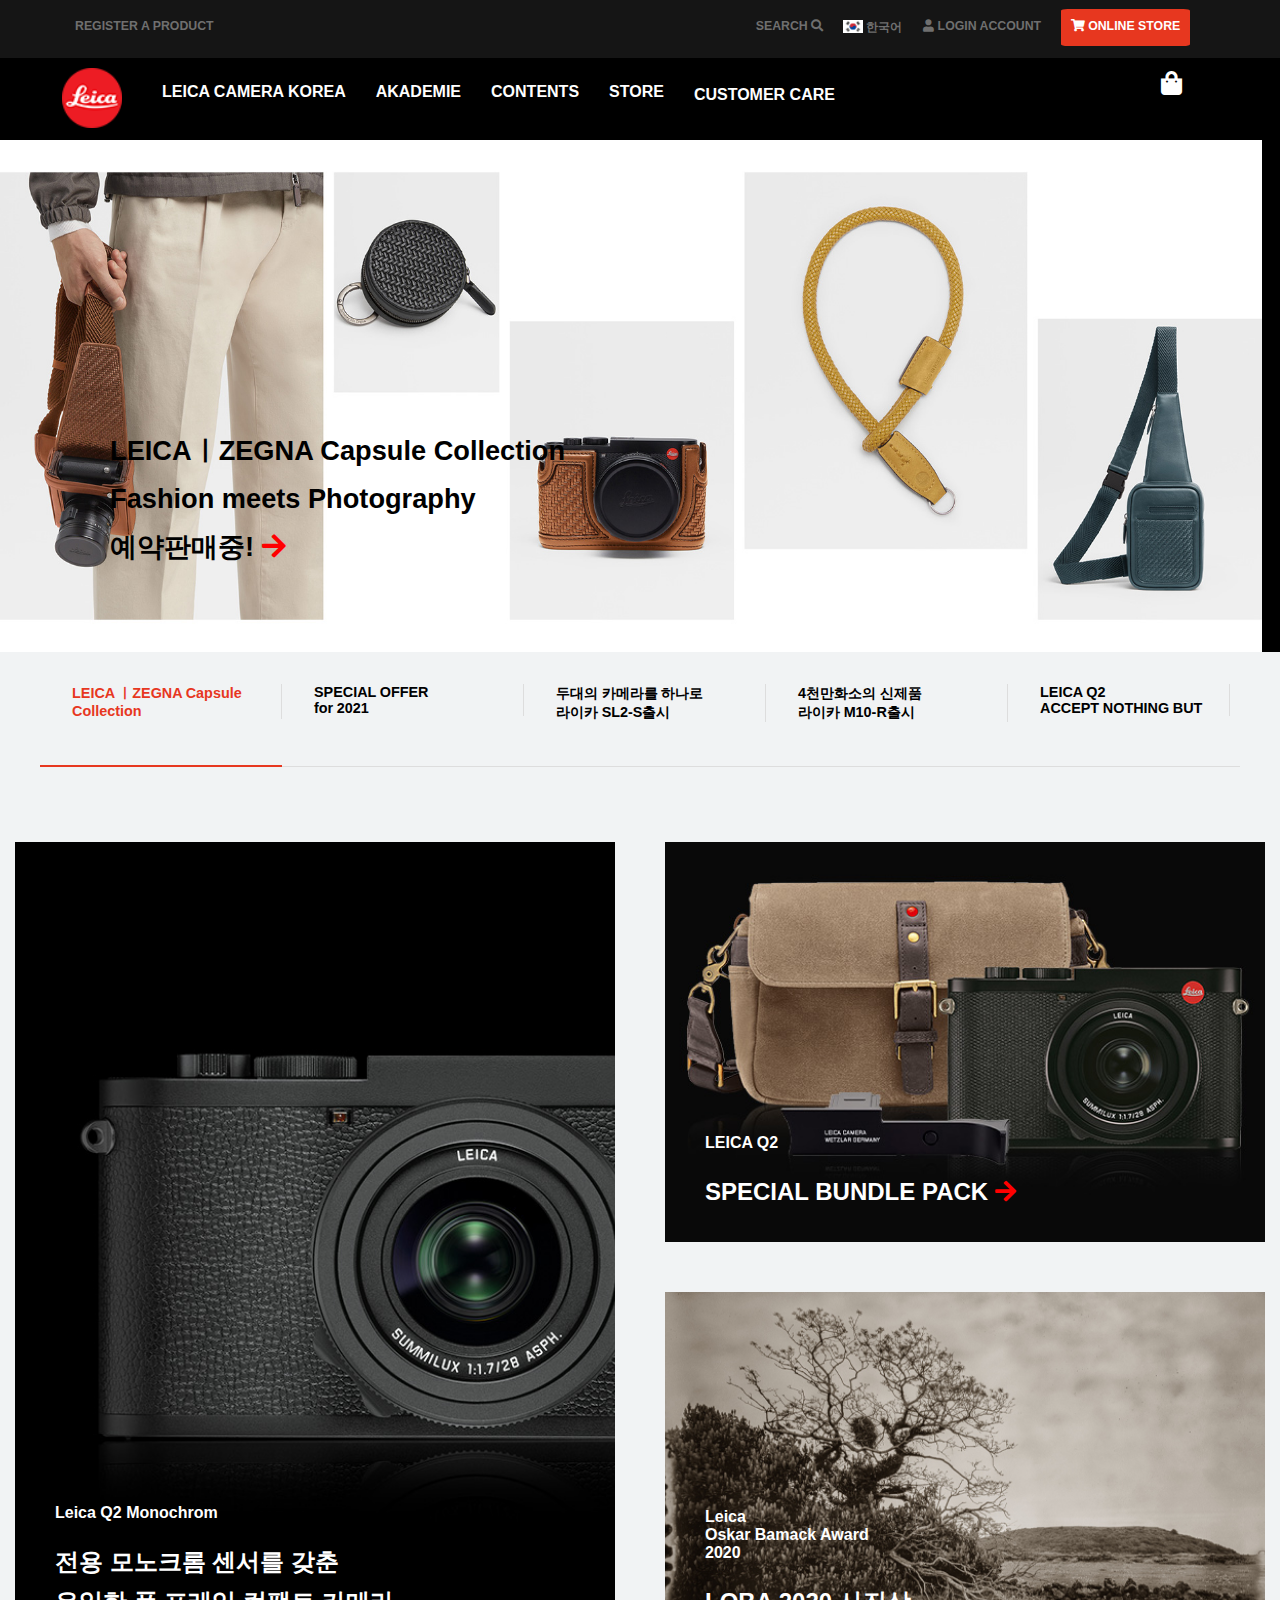
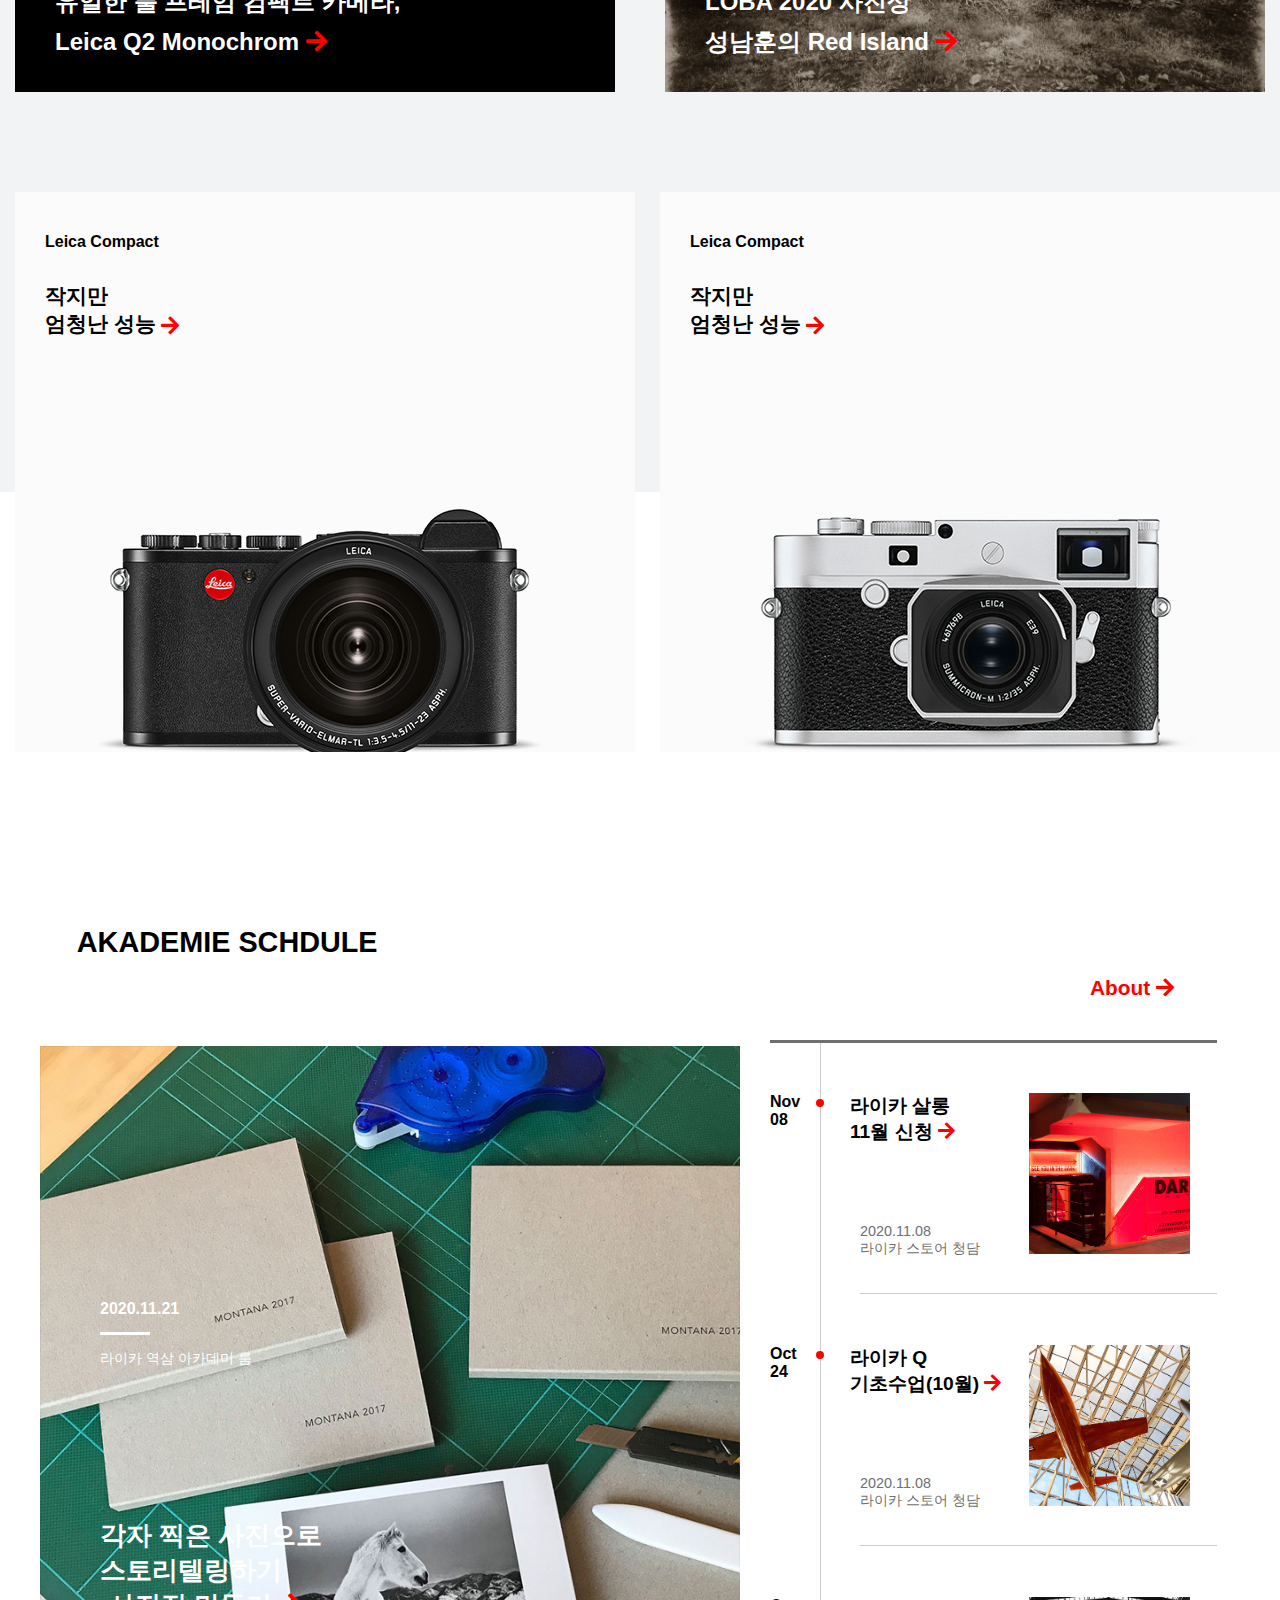
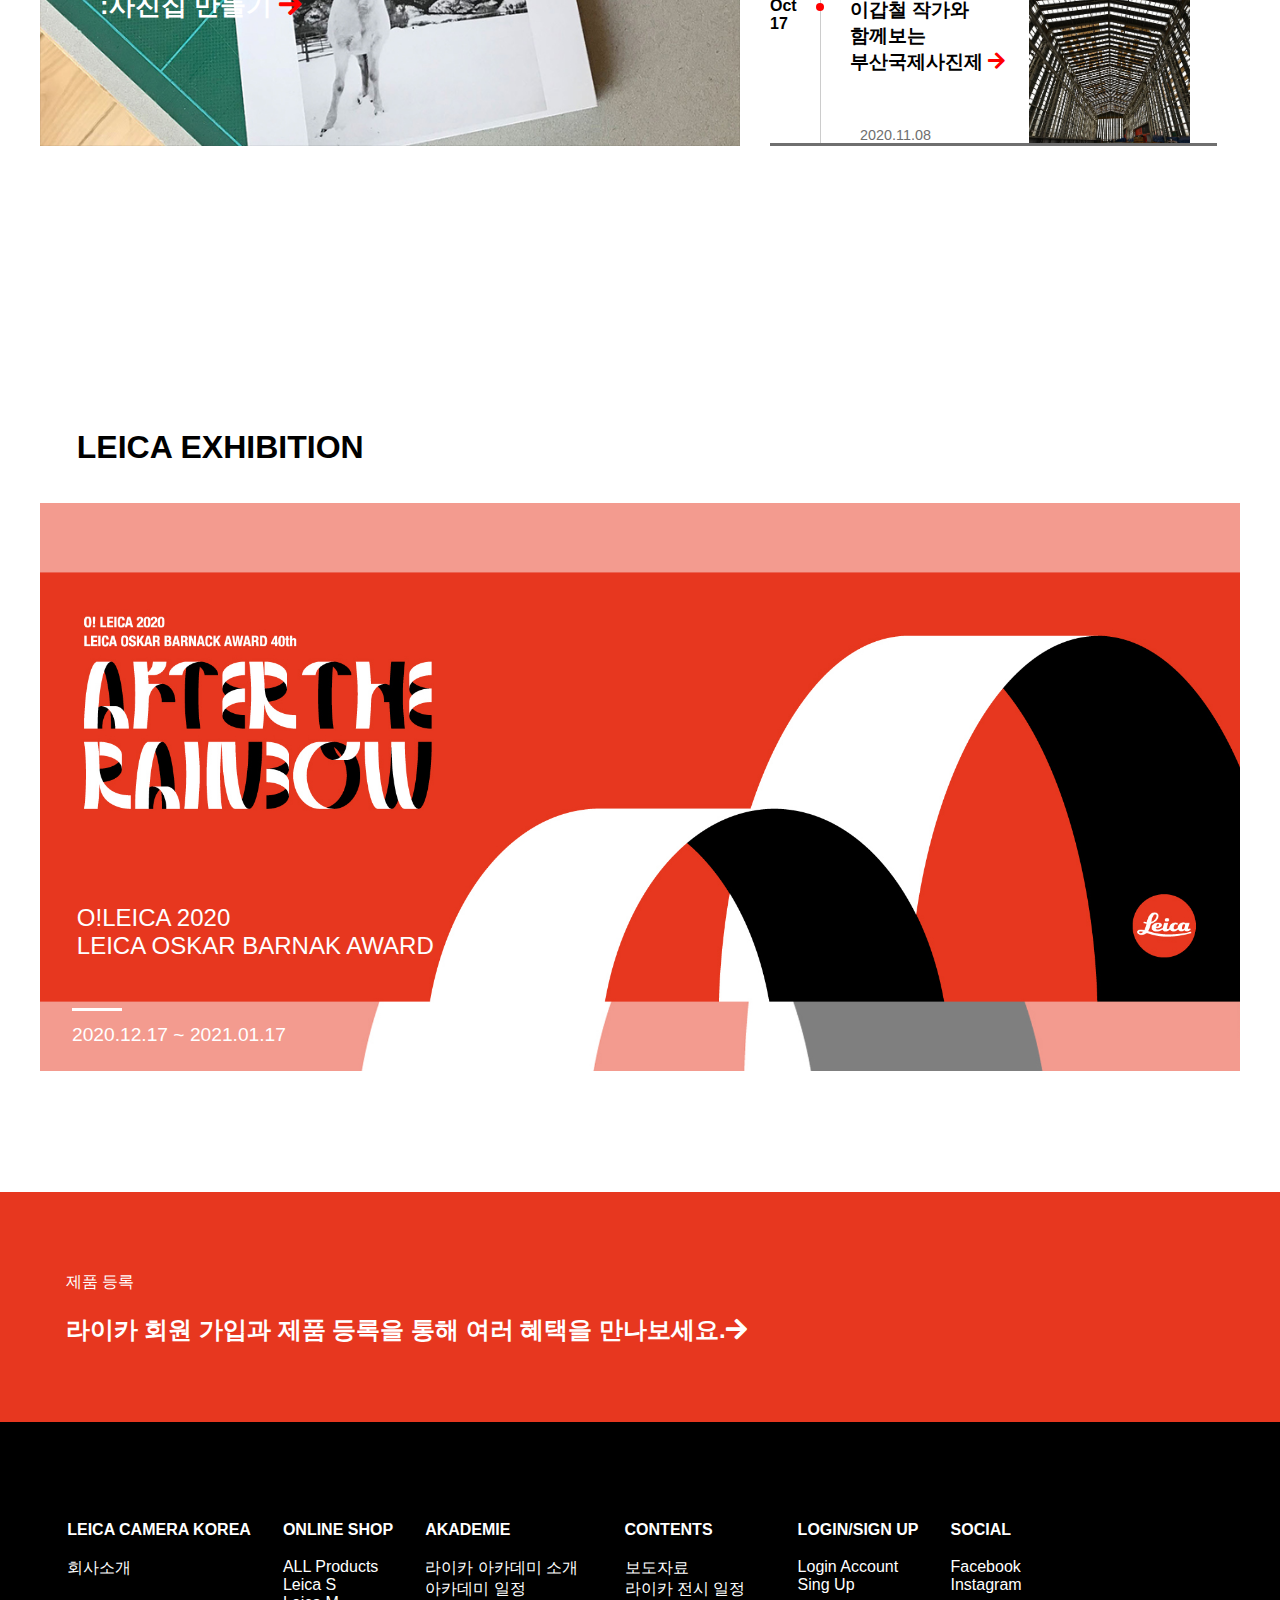
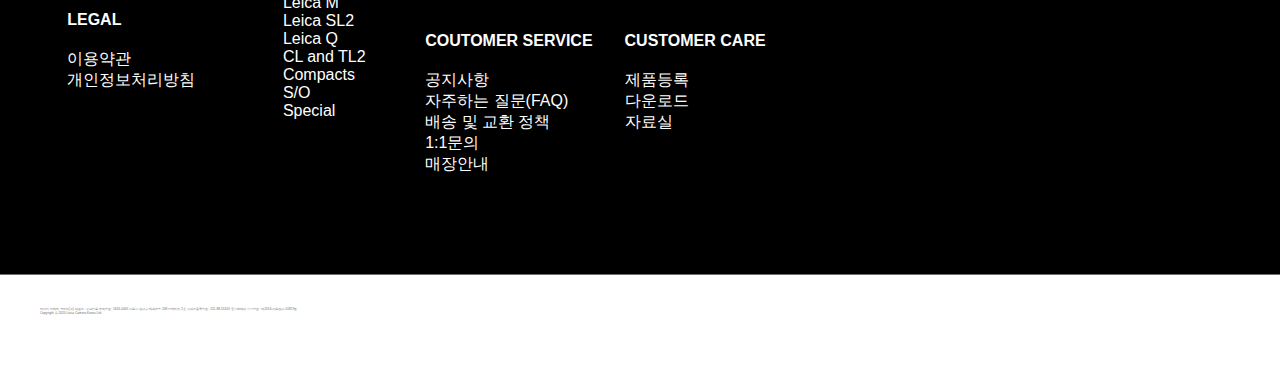
<file: index.html>
<!DOCTYPE html>
<html lang="ko-KR">
<head>
    <meta charset="UTF-8">
    <meta name="viewport" content="width=device-width, initial-scale=1.0">
    <title>Document</title>
    <script>
        window.location = './html/mainpage.html';
    </script>
</head>
<body>
    
</body>
</html>
</file>
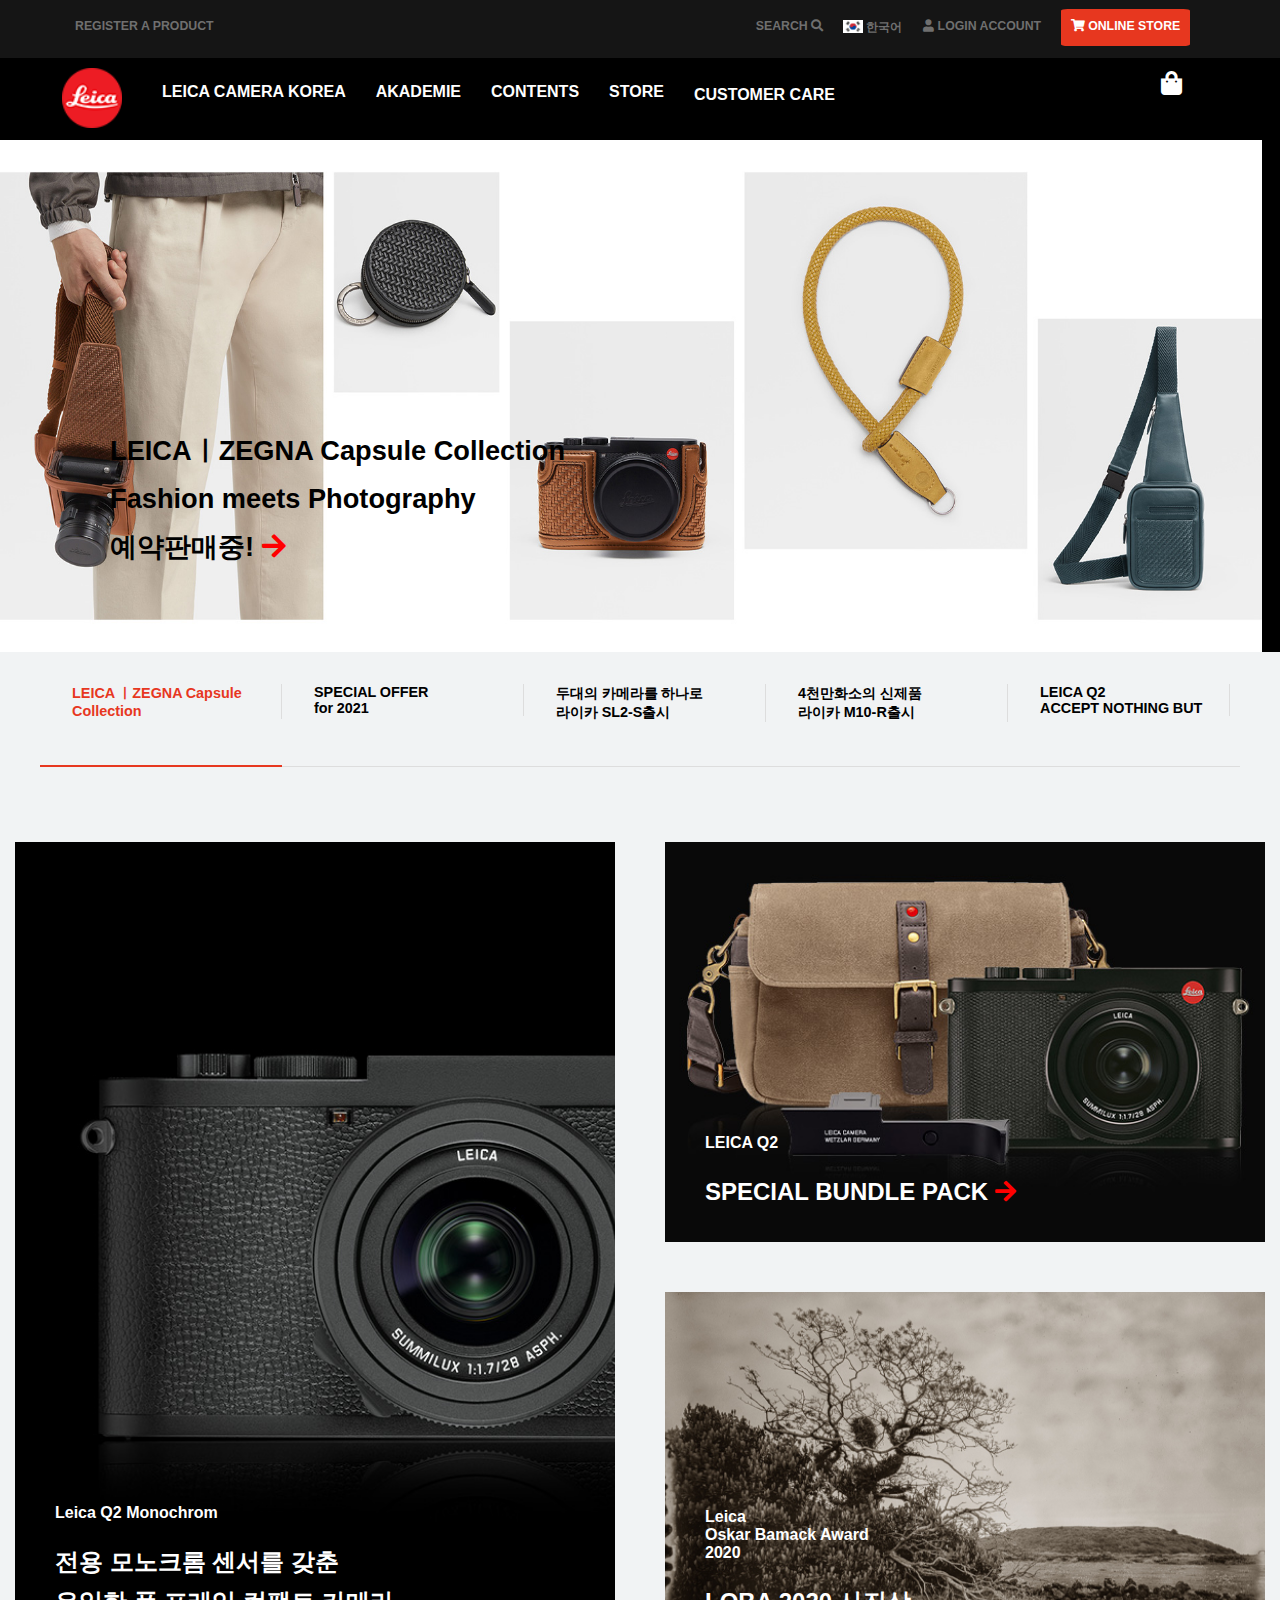
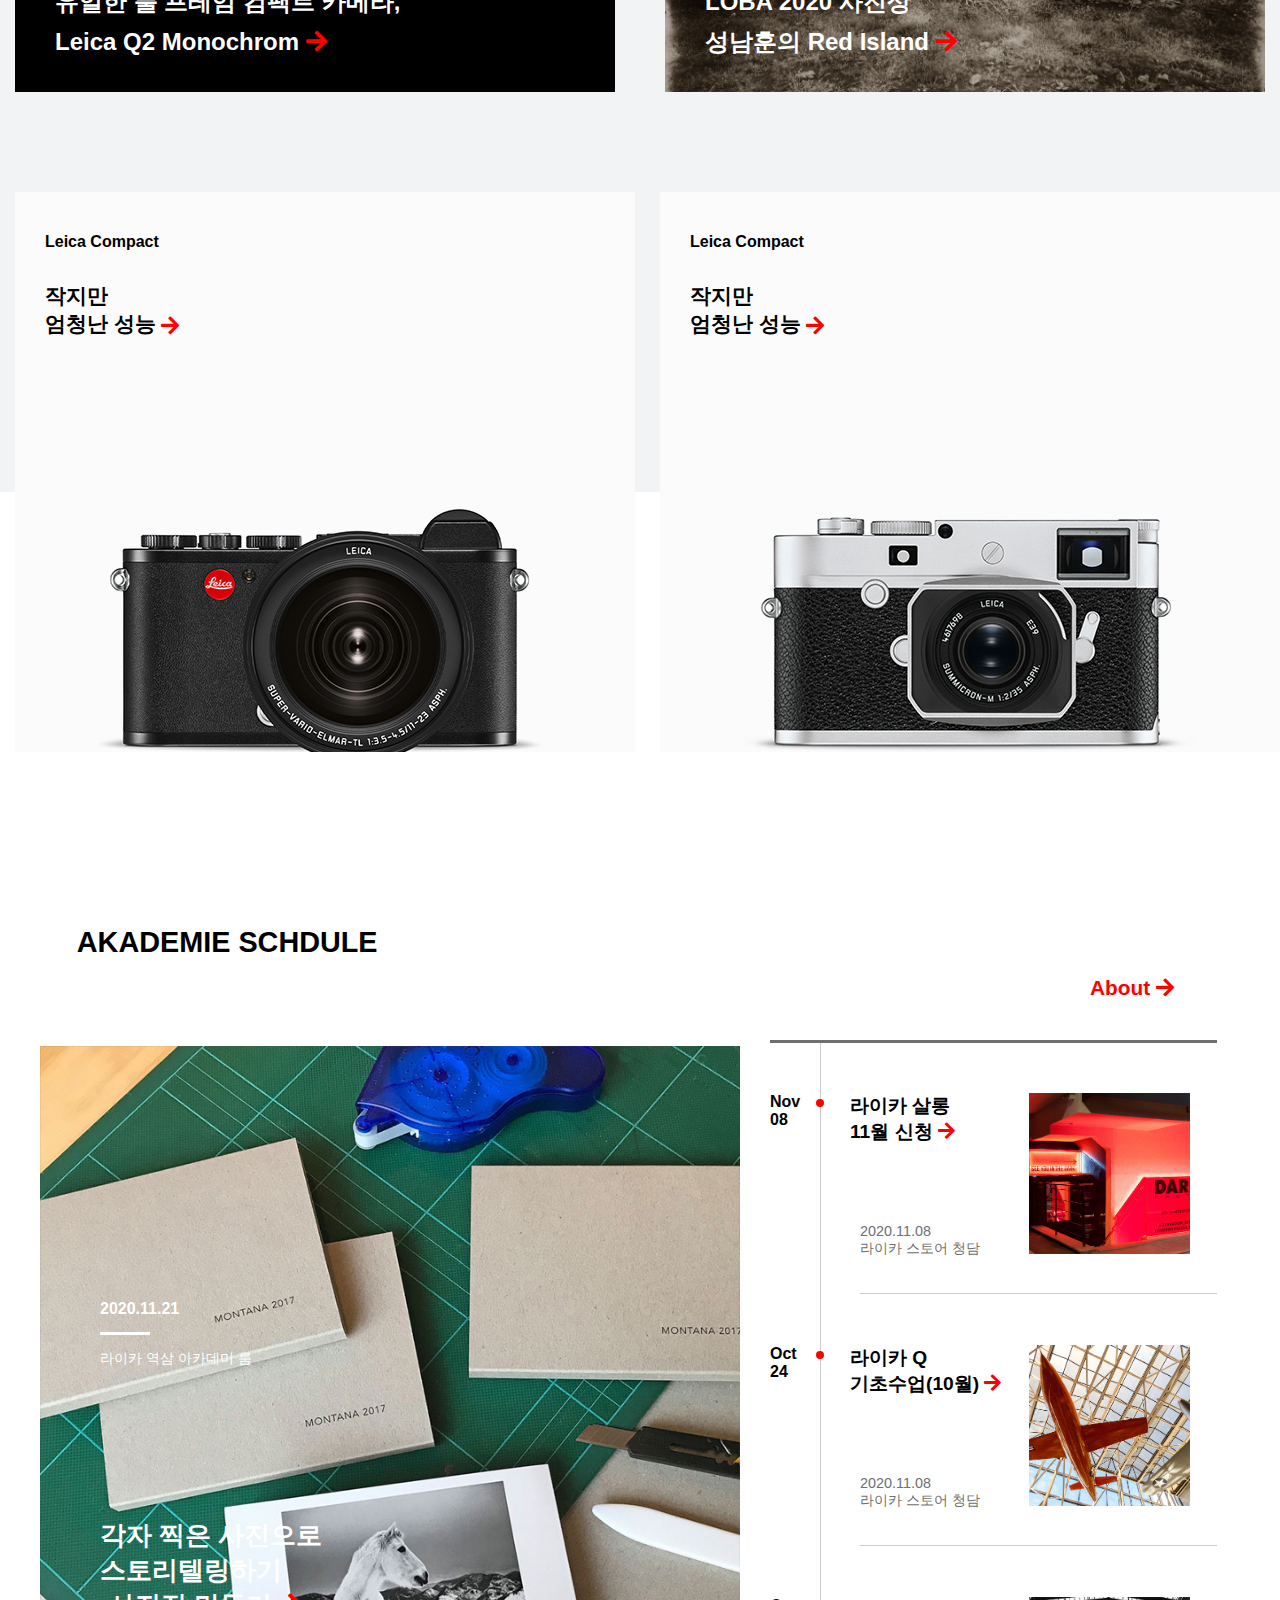
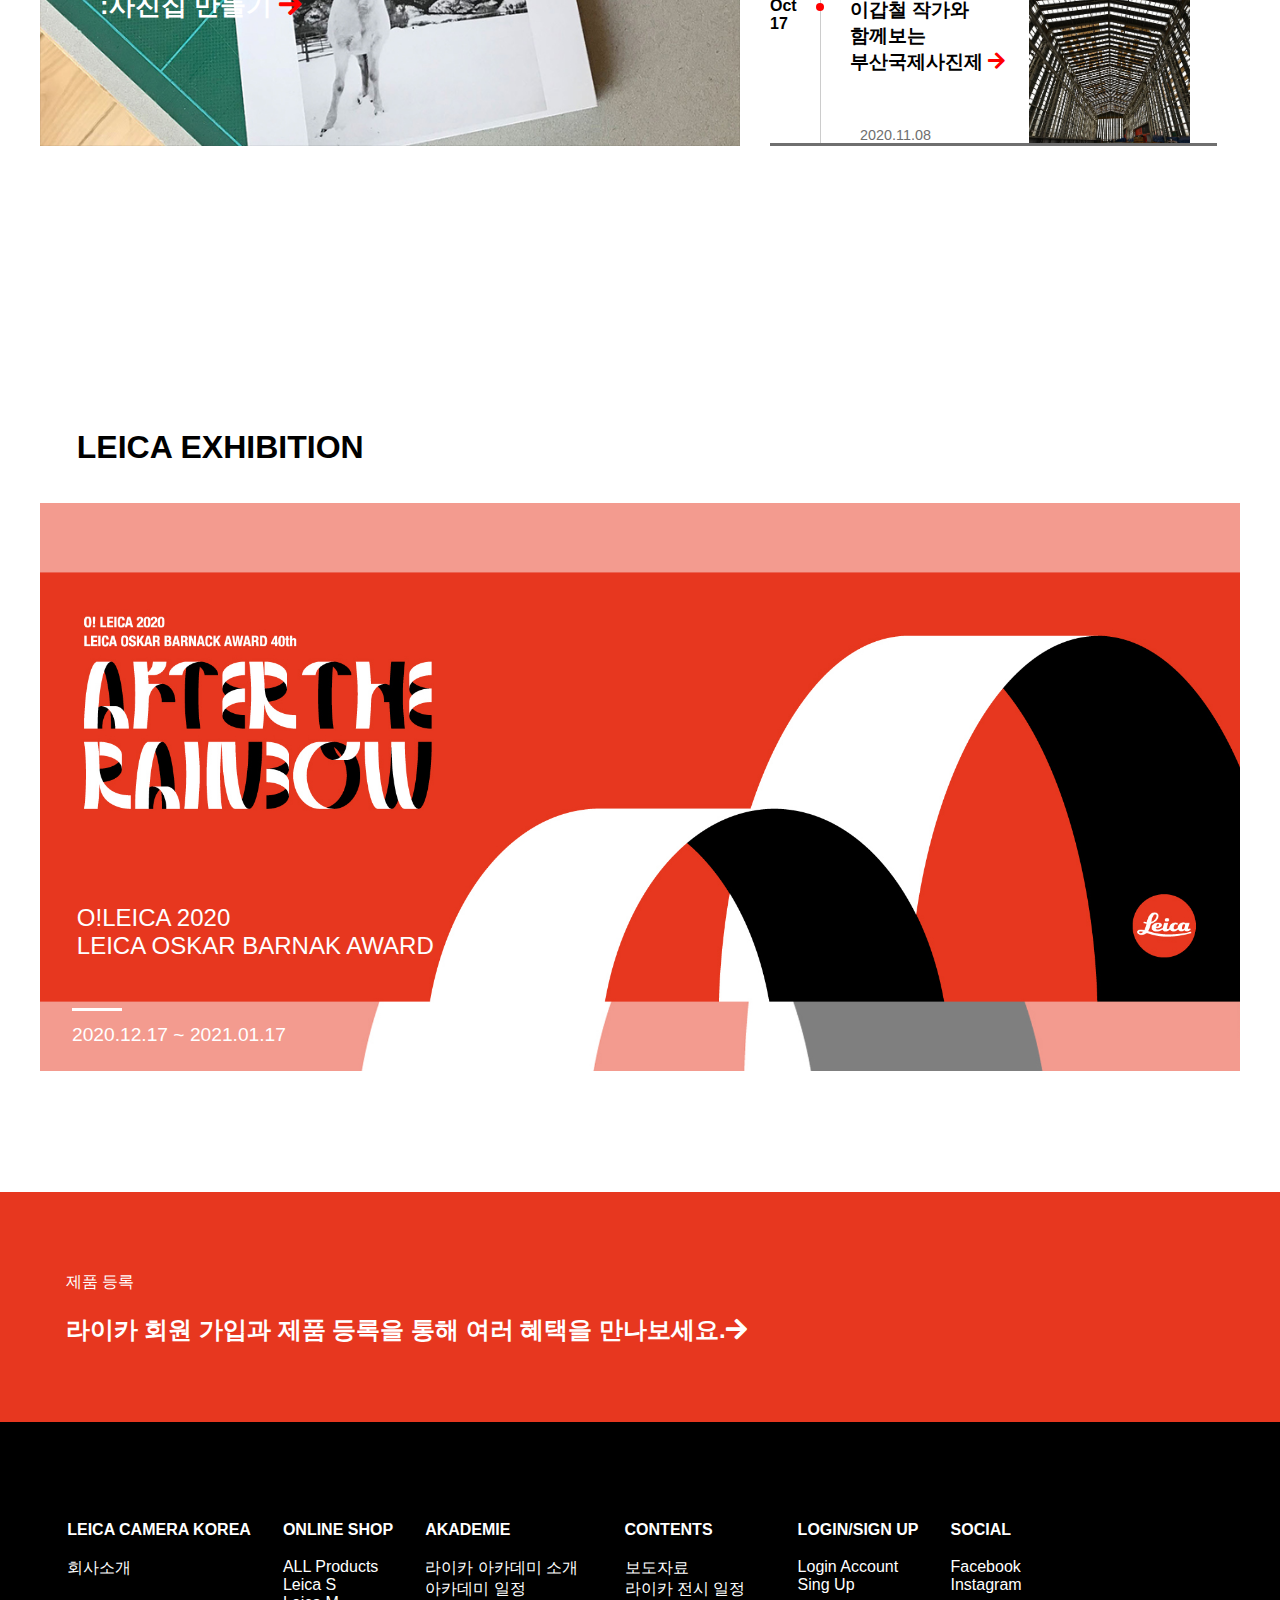
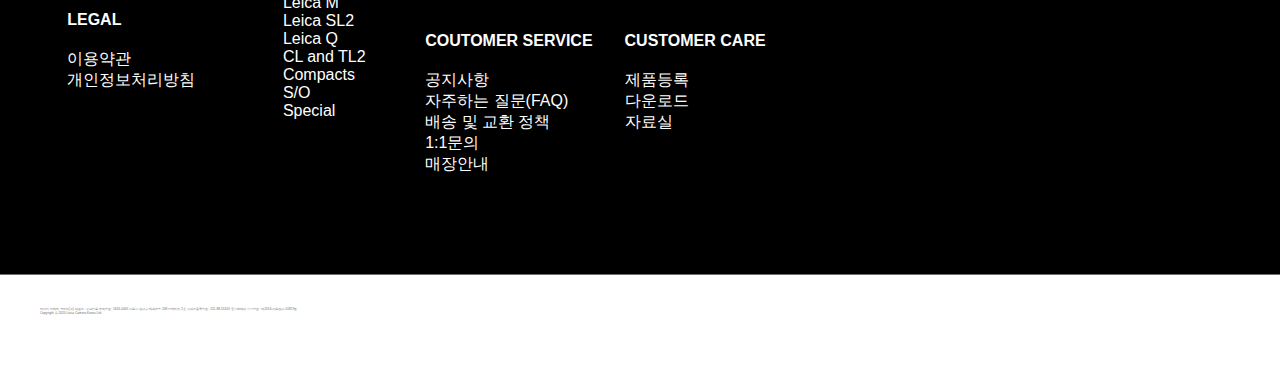
<file: html/mainpage.html>
<!DOCTYPE html>
<html lang="ko-KR">
<head>
  <meta charset="UTF-8">
  <meta name="viewport" content="width=device-width, initial-scale=1.0">
  <link rel="stylesheet" href="../fonts/fontawesome/css/all.css">
  <link rel = "stylesheet" href = "../css/base/common.css">
  <link rel = "stylesheet" href = "../css/base/reset.css">
  <link rel = "stylesheet" href = "../css/base/variable.css">

  <link rel = "stylesheet" href = "../css/src/mainpage.css">
  <link rel = "stylesheet" href = "../css/src/mobile.css">
  <link rel = "stylesheet" href = "../css/src/pc.css">
  

  <title>HOME - 라이카 카메라 코리아</title>
</head>
<body>
    <div id="wrap">
      <!--===============headBox========================-->
      <header id="headBox">
        <div class = "registerBox_00">
        <div class = "registerBox_01">
          <h2>register a product</h2>
          <ul class = "mob_registerBox">
            <li><a href = "#"><span class = "hidden_context">Korea Flag</span></a></li>
            <li><a href = "#"><i class="fas fa-user"></i> login account</a></li>
          </ul>
          <ul class = "registerBox">
            <li><a href = "#">search <i class="fas fa-search"></i></a></li>
            <li class = "flag"><a href = "#"><p class = "korea_flag"></p><span class = "korean">한국어</span></a></li>
            <li><a href = "#"><i class="fas fa-user"></i> login account</li>
            <li class = "store_nav"><a href = "#"><i class="fas fa-shopping-cart"></i> online store</a></li>
          </ul>
        </div>
      </div>

        <nav class = "gnb">
          <h1><span class = "hidden_context">logo</span></h1>
          <ul>
            <li class = "gnb_title">
              <a href = "#" class = "menu_link">LEICA CAMERA KOREA</a>
              <div class = "depth2">
                <div class = "inner">
                  <ul class = "inner_menu">
                    <li class = "mnuLi"><a href = "#">회사소개</a></li>
                    <li class = "mnuLi"><a href = "#">공지사항</a></li>
                    <li class = "mnuLi"><a href = "#">자주하는 질문(FAQ)</a></li>
                  </ul>
                </div>
              </div>
            </li>
            <li class = "gnb_title">
              <a href = "#" class = "menu_link">AKADEMIE</a>
              <div class = "depth2">
                <div class = "inner">
                  <ul class = "inner_menu">
                    <li class = "mnuLi"><a href = "#">라이카 아카데미 소개</a></li>
                    <li class = "mnuLi"><a href = "#">아카데미 일정</a></li>
                  </ul>
                </div>
              </div>
            </li>
            <li class = "gnb_title">
              <a href = "#" class = "menu_link">CONTENTS</a>
              <div class = "depth2">
                <div class = "inner">
                  <ul class = "inner_menu">
                    <li class = "mnuLi"><a href = "#">보도자료</a></li>
                    <li class = "mnuLi"><a href = "#">라이카 전시 일정</a></li> 
                  </ul>
                </div>
              </div>
            </li>
            <li class = "gnb_title">
              <a href = "#" class = "menu_link">STORE</a>
              
            </li>
            <li class = "gnb_title">
              <a href = "#" class = "menu_link">CUSTOMER CARE</a>
              <div class = "depth2">
                <div class = "inner">
                  <ul class = "inner_menu">
                    <li class = "mnuLi"><a href = "#">제품등록</a></li>
                    <li class = "mnuLi"><a href = "#">다운로드</a></li>
                    <li class = "mnuLi"><a href = "#">자료실</a></li>
                    <li class = "mnuLi"><a href = "#">스토어 온-오프라인 상담 예약/조회</a></li>
                  </ul>
                </div>
              </div>
            </li>
          </ul>
          <p class = "shopBag">
            <a href = "#"><i class="fas fa-shopping-bag"></i></a>
          </p>
        </nav>
      </header>
      <ul class = "mob_gnbBtn">
        <li><span class = "hidden_context">line_01 </span></li>
        <li><span class = "hidden_context">line_02</span></li>
        <li><span class = "hidden_context">line_03</span></li>
      </ul>
      
      <ul class = "mob_gnb">
        <li>
          <div class = "gnb_theme">
          <a href = "#">LEICA CAMERA KOREA</a>
          </div>
          <div class = "deapth_01">
            <button type = "button"><i class="fas fa-chevron-left"></i> LEICA CAMERA KOREA</button>
            <ul>
              <li><a href = "#">회사소개</a></li>
              <li><a href = "#">공지사항</a></li>
              <li><a href = "#">자주하는 질문(FAQ)</a></li>
            </ul>
          </div>
        </li>
        <li>
          <div class = "gnb_theme">
          <a href = "#">AKADEMIE</a>
          </div>
          <div class = "deapth_01">
            <button type = "button"><i class="fas fa-chevron-left"></i>    AKADEMIE</button>
            <ul>
              <li>라이카 아카데미 소개</li>
              <li>아카데미 일정</li>
            </ul>
          </div>
        </li>
        <li>
          <div class = "gnb_theme">
          <a href = "#">CONTENTS</a>
          </div>
          <div class = "deapth_01">
            <button type = "button"><i class="fas fa-chevron-left"></i>    CONTENTS</button>
            <ul>
              <li>보도자료</li>
              <li>라이카 전시 일정</li>
            </ul>
          </div>
        </li>
        <li>
          <div class = "gnb_theme">
          <a href = "#">STORE</a>
          </div>
        </li>
        <li>
          <div class = "gnb_theme">
          <a href = "#">CUSTOMER CARE</a>
          </div>
          <div class = "deapth_01">
            <button type = "button"><i class="fas fa-chevron-left"></i>    CUSTOMER CARE</button>
            <ul>
              <li>제품등록</li>
              <li>다운로드</li>
              <li>자료실</li>
              <li>스토어 온*오프라인 상담 예약/조회</li>
            </ul>
          </div>
        </li>
      </ul>
    
     
      <ul class = "mob_searching">
        <li><span class = "hidden_context">search</span><i class="fas fa-search"></i></li>
        <li><span class = "hidden_context">search</span><i class="fas fa-shopping-bag"></i></li>
        <li>online store</li>
      </ul>
      
      <!-- <nav class = "gnb">
        <ul>
        <li class = "gnb_title"><a href = "#">leica camera korea</a>
          <div class = "deep_01">  
          <div class = "gnb_menu">
            <ul class = "gnb_ul">
              <li><a href = "#">회사소개</a></li>
              <li><a href = "#">공지사항</a></li>
              <li><a href = "#">자주하는 질문(FAQ)</a></li>
            </ul>
            </div>
            </div>
        </li>
        <li class = "gnb_title"><a href = "#">akademie</a>
          <div class = "gnb_menu">
            <ul class = "gnb_ul">
              <li><a href = "#">라이카 아카데미 소개</a></li>
              <li><a href = "#">아카데미 일정</a></li>
            </ul>
          </div>
      </li>
        <li class = "gnb_title"><a href = "#">contents</a>
          <div class = "gnb_menu">
            <ul class = "gnb_ul">
              <li><a href = "#">보도자료</a></li>
              <li><a href = "#">라이카 전시 일정</a></li>
            </ul>
          </div>
        </li>
        <li class = "gnb_title"><a href = "#">store</a>
        </li>
        <li class = "gnb_title"><a href = "#">customer care</a>
          <div class = "gnb_menu">
            <ul class = "gnb_ul">
              <li><a href = "#">제품등록</a></li>
              <li><a href = "#">다운로드</a></li>
              <li><a href = "#">자료실</a></li>
              <li><a href = "#">스토어 온*오프라인 상담 예약/조회</a></li>
            </ul>
          </div>
        </li>
      </ul>
      </nav> -->
      <!--===============pictureBox========================-->
      <article id = "pictureBox">
        <h2><span class = "hidden_context">광고사진slide</span></h2>
        <ul class = "pictureBox">
          <li class = "mainPic_01">
            <a href = "#" class = "mainExplain_01">
                 LEICAㅣZEGNA Capsule Collection<br/>Fashion meets Photography<br/>
                 예약판매중!
                 <i class="fas fa-arrow-right"></i>
              </a>
          </li>
          <li class = "mainPic_02">
            <a href = "#" class ="mainExplain">
                SPECIAL OFFER<br/>
                for 2021 
                <i class="fas fa-arrow-right"></i>

              </a>
          </li>
          <li class = "mainPic_03">
            <a href = "#" class ="mainExplain">
                두대의 카메라를 하나로<br/>
                라이카 SL2-S출시
               <i class="fas fa-arrow-right"></i>

            </a>
          </li>
          <li class = "mainPic_04">
            <a href = "#" class ="mainExplain">
                4천만화소의 신제품<br/>
                라이카 M10-R 출시 
               <i class="fas fa-arrow-right"></i>

            </a>
          </li>
          <li class = "mainPic_05">
            <a href = "#" class ="mainExplain">
                LEICA Q2<Br/>
                ACCEPT NOTHING BUT<br/>
                PERFECTION
                  <i class="fas fa-arrow-right"></i>

            </a>
          </li>
        </ul>
      </article>
      <!--===============localNavBox========================-->
      <div id = "localNav">
        <h2><span class = "hidden_context">인디케이터</span></h2>
        <ul class = "mob_localNav">
          <li></li>
          <li></li>
          <li></li>
          <li></li>
          <li></li>
        </ul>
        <ul class = "localNav_01">
          <li class = "on"><a href = "#">LEICA ㅣZEGNA Capsule<br/>Collection</a></li>
          <li><a href = "#">SPECIAL OFFER <br/>for 2021</a></li>
          <li><a href = "#">두대의 카메라를 하나로<br/>라이카 SL2-S출시</a></li>
          <li><a href = "#">4천만화소의 신제품 <br/>라이카 M10-R출시</a></li>
          <li><a href = "#">LEICA Q2<br/>ACCEPT NOTHING BUT</a></li>
        </ul>
      </div>
      <!--===============exhibitionBox========================-->
      <article id = "camera_explainBox">
        <h2><span class = "hidden_context">스페셜팩,사진 소개</span></h2>
        <ul class = "explain">
          <li class = "camera">
            <div class = "threePic">
              <p class ="leicaQ2">Leica Q2 Monochrom</p>
              <p class ="cam_explain">
                <a href = "#">
                  전용 모노크롬 센서를 갖춘<br/>
                  유일한 풀 프레임 컴팩트 카메라,<br/>
                  Leica Q2 Monochrom <i class="fas fa-arrow-right"></i>
                </a>  
                </p>
            </div>
          </li>
          <li class = "bundlePack">
            <div class = "threePic">
              <p class = "leicaQ2BundleBag">LEICA Q2</p>
                <p class = "SpecialBundle"><a href = "#">SPECIAL BUNDLE PACK <i class="fas fa-arrow-right"></i></a></p>
              
            </div>
          </li>
          <li class = "loba2020Pic">
            <div class = "threePic">
              <p class = "leicaOskar">
                  Leica<br/>
                  Oskar Bamack Award<br/>
                  2020
                </p>
                <p class = "loba_2020">
                  <a href = '#'>
                  LOBA 2020 사진상<br/>
                  성남훈의 Red Island <i class="fas fa-arrow-right"></i>
                </a>
                </p>
              </a>
            </div>
          </li>
        </ul>
    <div class ="wholeSlideWrap">
      <div class = "slideWrap">
        <ul class = "slide">
         <!--li 나중에 jquery로 넣기--> 
          <li class = "first_slide">
            <img src = "../img/img_item_cl_d_200518.jpg" alt = "img_item_cl_d_200518.jpg" style = "margin-left : 0;">
            <div class = "cameraSlide">
              <p class = "subTheme">Leica Compact</p>
                <p class = "cam_theme"><a href = "#">작지만<br/>엄청난 성능 <i class="fas fa-arrow-right"></i></a></p>
            </div>
          </li>
          <li>
            <img src = "../img/img_item_m10_d_200518_1.jpg" alt = "img_item_m10_d_200518_1.jpg">
            <div class = "cameraSlide">
              <p class = "subTheme">Leica Compact</p>
                <p class = "cam_theme"><a href = "#">작지만<br/>엄청난 성능 <i class="fas fa-arrow-right"></i></a></p>
            </div>
          </li>
          <li>
            <img src = "../img/img_item_m10_r.jpg" alt = "img_item_m10_r.jpg">
            <div class = "cameraSlide">
              <p class = "subTheme">Leica Compact</p>
                <p class = "cam_theme"><a href = "#">작지만<br/>엄청난 성능 <i class="fas fa-arrow-right"></i></a></p>
            </div>
          </li>
          <li>
            <img src = "../img/img_item_q2_d_200518.jpg" alt = "img_item_q2_d_200518.jpg">
            <div class = "cameraSlide">
              <p class = "subTheme">Leica Compact</p>
                <p class = "cam_theme"><a href = "#">작지만<br/>엄청난 성능 <i class="fas fa-arrow-right"></i></a></p>
            </div>
          </li>
          <li>
            <img src = "../img/img_item_qp_d_200518.jpg" alt = "img_item_cl_d_200518.jpgimg_item_qp_d_200518.jpg">
            <div class = "cameraSlide">
              <p class = "subTheme">Leica Compact</p>
                <p class = "cam_theme"><a href = "#">작지만<br/>엄청난 성능 <i class="fas fa-arrow-right"></i></a></p>
            </div>
          </li>

          <li>
            <img src = "../img/img_item_sl_d_200527.jpg" alt = "img_item_sl_d_200527.jpg">
            <div class = "cameraSlide">
              <p class = "subTheme">Leica Compact</p>
                <p class = "cam_theme"><a href = "#">작지만<br/>엄청난 성능 <i class="fas fa-arrow-right"></i></a></p>
            </div>
          </li>
          <li>
            <img src = "../img/img_item_qp_d_200518.jpg" alt = "img_item_qp_d_200518.jpg">
            <div class = "cameraSlide">
              <p class = "subTheme">Leica Compact</p>
                <p class = "cam_theme"><a href = "#">작지만<br/>엄청난 성능 <i class="fas fa-arrow-right"></i></a></p>
            </div>
          </li>
          <li>
            <img src = "../img/img_item_m10_r.jpg" alt = "img_item_m10_r.jpg">
            <div class = "cameraSlide">
              <p class = "subTheme">Leica Compact</p>
                <p class = "cam_theme"><a href = "#">작지만<br/>엄청난 성능 <i class="fas fa-arrow-right"></i></a></p>
            </div>
          </li>
          <li>
            <img src = "../img/item_banner_web.jpg" alt = "item_banner_web.jpg">
            <div class = "cameraSlide">
              <p class = "subTheme">Leica Compact</p>
                <p class = "cam_theme"><a href = "#">작지만<br/>엄청난 성능 <i class="fas fa-arrow-right"></i></a></p>
            </div>
          </li>
          <li>
            <img src = "../img/item_banner_web_1.jpg" alt = "item_banner_web_1.jpg">
            <div class = "cameraSlide">
              <p class = "subTheme">Leica Compact</p>
                <p class = "cam_theme"><a href = "#">작지만<br/>엄청난 성능 <i class="fas fa-arrow-right"></i></a></p>
            </div>
          </li>
          <li>
            <img src = "../img/item_banner_web_2.jpg" alt = "item_banner_web_2.jpg">
            <div class = "cameraSlide">
              <p class = "subTheme">Leica Compact</p>
                <p class = "cam_theme"><a href = "#">작지만<br/>엄청난 성능 <i class="fas fa-arrow-right"></i></a></p>
            </div>
          </li>
          <li>
            <img src = "../img/item_banner_web_3.jpg" alt = "item_banner_web_3.jpg">
            <div class = "cameraSlide">
              <p class = "subTheme">Leica Compact</p>
                <p class = "cam_theme"><a href = "#">작지만<br/>엄청난 성능 <i class="fas fa-arrow-right"></i></a></p>
            </div>
          </li>
          <li>
            <img src = "../img/img_item_qp_d_200518.jpg" alt = "img_item_cl_d_200518.jpg">
            <div class = "cameraSlide">
              <p class = "subTheme">Leica Compact</p>
                <p class = "cam_theme"><a href = "#">작지만<br/>엄청난 성능 <i class="fas fa-arrow-right"></i></a></p>
            </div>
          </li>
          <li>
            <img src = "../img/img_item_cl_d_200518.jpg" alt = "img_item_cl_d_200518.jpg">
            <div class = "cameraSlide">
              <p class = "subTheme">Leica Compact</p>
                <p class = "cam_theme"><a href = "#">작지만<br/>엄청난 성능 <i class="fas fa-arrow-right"></i></a></p>
            </div>
          </li>
          <li>
            <img src = "../img/img_item_m10_d_200518_1.jpg" alt = "img_item_m10_d_200518_1.jpg">
            <div class = "cameraSlide">
              <p class = "subTheme">Leica Compact</p>
                <p class = "cam_theme"><a href = "#">작지만<br/>엄청난 성능 <i class="fas fa-arrow-right"></i></a></p>
            </div>
          </li>
        </ul>
      </div>
      </article>
      <!--===============academy_schdule========================-->
      <article id = "academy_schedule">
        <div class = "storytellingPicWrap">
        <h2>akademie schdule</h2>
        
        <div class = "academyWrap">
          <div class = "storytellingPic">
            <p class = "date">2020.11.21</p>
            <p class = "line"></p>
            <p class = "leica_room">라이카 역삼 아카데미 룸</p>
            <p class = "storytelling">각자 찍은 사진으로<br/>스토리텔링하기<br/>:사진집 만들기 <i class="fas fa-arrow-right"></i></p>
          </div>

          <div class = "classwrap">
          <div class = "about_01">
            <p class = "about">About <i class="fas fa-arrow-right"></i></p>
          </div>

          <div class = "leica_classBox" style="overflow-y:scroll; overflow-x:hidden; width:100%; ">
            <ul class = "leica_classEachBox">
              <li>
                <div class = "class_date">Nov<br/>08</div>
                <div class = "leicaThemeBox">
                  <a href = "#">
                    <p class = "leicaTheme">라이카 살롱<br/>11월 신청
                      <i class="fas fa-arrow-right"></i>
                    </p>
                    <p class = "class_picture"><img src = "../img/list_20.jpg" alt ="라이카 살롱 11월 신청 2020.11.08 라이카 스토어 청담"></p>
                    <p class = "place">2020.11.08<br/>라이카 스토어 청담</p>
                  </a>
                </div>
              </li>
              <li>
                <div class = "class_date">
                  <!-- <p> -->
                  Oct<br/>24
                  <!-- </p>
                  <p class = "red_point"></p> -->
                </div>
                <div class = "leicaThemeBox">
                  <a href = "#">
                    <p class = "leicaTheme">라이카 Q<br/>기초수업(10월)
                      <i class="fas fa-arrow-right"></i>
                    </p>
                    <p class = "class_picture"><img src = "../img/list_18.jpg" alt ="라이카 살롱 11월 신청 2020.11.08 라이카 스토어 청담"></p>
                    <p class = "place">2020.11.08<br/>라이카 스토어 청담</p>
                  </a>
                </div>
              </li>
              <li>
                <div class = "class_date">Oct<br/>17</div>
                 <div class = "leicaThemeBox">
                  <a href = "#">
                    <p class = "leicaTheme">이갑철 작가와<br/>함께보는<br/>부산국제사진제
                      <i class="fas fa-arrow-right"></i>
                    </p>
                    <p class = "class_picture"><img src = "../img/list_16.jpg" alt ="라이카 살롱 11월 신청 2020.11.08 라이카 스토어 청담"></p>
                    <p class = "place">2020.11.08<br/>라이카 스토어 청담</p>
                  </a>
                </div>
              </li>
              <li>
                <div class = "class_date">Oct<br/>07</div>
                 <div class = "leicaThemeBox">
                  <a href = "#">
                    <p class = "leicaTheme">각자 찍은 사진으로<br/>스토리텔링 하기<br/>(사진집 만들기)
                      <i class="fas fa-arrow-right"></i>
                    </p>
                    <p class = "class_picture"><img src = "../img/list_12.jpg" alt ="라이카 살롱 11월 신청 2020.11.08 라이카 스토어 청담"></p>
                    <p class = "place">2020.11.08<br/>라이카 스토어 청담</p>
                  </a>
                </div>
              </li>
              <li>
                <div class = "class_date">Oct<br/>07</div>
                 <div class = "leicaThemeBox">
                  <a href = "#">
                    <p class = "leicaTheme">각자 찍은 사진으로<br/>스토리텔링 하기<br/>(사진집 만들기)
                      <i class="fas fa-arrow-right"></i>
                    </p>
                    <p class = "class_picture"><img src = "../img/list_12.jpg" alt ="라이카 살롱 11월 신청 2020.11.08 라이카 스토어 청담"></p>
                    <p class = "place">2020.11.08<br/>라이카 스토어 청담</p>
                  </a>
                </div>
              </li>
              <li>
                <div class = "class_date">Oct<br/>07</div>
                 <div class = "leicaThemeBox">
                  <a href = "#">
                    <p class = "leicaTheme">각자 찍은 사진으로<br/>스토리텔링 하기<br/>(사진집 만들기)
                      <i class="fas fa-arrow-right"></i>
                    </p>
                    <p class = "class_picture"><img src = "../img/list_12.jpg" alt ="라이카 살롱 11월 신청 2020.11.08 라이카 스토어 청담"></p>
                    <p class = "place">2020.11.08<br/>라이카 스토어 청담</p>
                  </a>
                </div>
              </li>
            </ul>
          </div>
        </div>
        </div>
        </div>
      </div>
        
      </article>
      <!--===============leica_exhibitionBox==================-->
      <article id = "leica_exhibition">
        <div class = "leica_exhibitionInfo">
        <h2>LEICA EXHIBITION</h2>
          <img src = "../img/list_pc_mo_1.jpg" alt = "leica exhibition">
          <p class = "award"> 
            O!LEICA 2020<br/>
            leica oskar barnak award 
          </p>
          <p class = "underBar"></p>
          <p class = "exhibit_date">2020.12.17 ~ 2021.01.17</p>
        </div>
      </article>
      <!--===============productRegisterBox==================-->
      <article id= "product_registerBox">
        <dl class = "product">
          <dt>
            제품 등록
          </dt>
          <dd>
            <a href = "#">라이카 회원 가입과 제품 등록을 통해 여러 혜택을 만나보세요.<i class="fas fa-arrow-right"></i></a>
          </dd>
        </dl>
      </article>
      <!--=================footer==============================-->
      <footer id = "footBox">
        <h2><span class = "hidden_context">footer&sitemap</span></h2>
        <div class = "sitemap">
          <div class = "footer_letter_wrap">
          <div class = "footer_01">
            <dl>
              <dt><a href ="#">leica camera korea</a></dt>
              <dd><a href ="#">회사소개</a></dd>
            </dl>
            <dl>
              <dt>legal</dt>
              <dd><a href = "#">이용약관</a></dd>
              <dd><a href = "#">개인정보처리방침</a></dd>
            </dl>
            <dl>
          </div>
          <div class ="footer_02">
              <dt>online shop</dt>
              <dd><a href = "#">ALL Products</a></dd>
              <dd><a href = "#">Leica S</a></dd>
              <dd><a href = "#">Leica M</a></dd>
              <dd><a href = "#">Leica SL2</a></dd>
              <dd><a href = "#">Leica Q</a></dd>
              <dd><a href = "#">CL and TL2</a></dd>
              <dd><a href = "#">Compacts</a></dd>
              <dd><a href = "#">S/O</a></dd>
              <dd><a href = "#">Special</a></dd>
            </dl>
          </div>
          <div class = "footer_02">
            <dl>
              <dt>akademie</dt>
              <dd><a href = "#">라이카 아카데미 소개</a></dd>
              <dd><a href = "#">아카데미 일정</a></dd>
            </dl>
            <dl>
              <dt>coutomer service</dt>
              <dd><a href = "#">공지사항</a></dd>
              <dd><a href = "#">자주하는 질문(FAQ)</a></dd>
              <dd><a href = "#">배송 및 교환 정책</a></dd>
              <dd><a href = "#">1:1문의</a></dd>
              <dd><a href = "#">매장안내</a></dd>
            </dl>
          </div>
          <div class = "footer_02">
            <dl>  
              <dt>contents</dt>
              <dd>보도자료</dd>
              <dd>라이카 전시 일정</dd>
            </dl>
            <dl>
              <dt>customer care</dt>
              <dd>제품등록</dd>
              <dd>다운로드</dd>
              <dd>자료실</dd>
            </dl>
          </div>
          <div class = "footer_02">
            <dl>
              <dt>login/sign up</dt>
              <dd>Login Account</dd>
              <dd>Sing Up</dd>
            </dl>
          </div>
          <div class = "footer_02">
            <dl>
              <dt>social</dt>
              <dd>Facebook</dd>
              <dd>Instagram</dd>
            </dl>
          </div>
        </div>
        </div>
      </footer>
      <article class = "footer">
        <div class = "companyInfo">
          라이카 카메라 코리아(주) 대표자 : 수닐카울      전화번호: 1661-0405      서울시 강남구 테헤란로 208 안제타워 2층
          사업자등록번호 : 211-88-55103      통신판매업 신고번호 : 제2016-서울강남-01819호<br/>
        Copyright ⓒ 2020 Leica Camera Korea Ltd.</div>
        <div class = "bottom_logo"></div>
      </article>
      <script src = "../js/base/jquery-3.5.1.js"></script>
      <script src = "../js/base/jquery-ui.js"></script>
      <script src = "../js/src/mainpagejQuery.js"></script>
      <script src = "../js/base/jquery.mousewheel.min.js"></script>
      <script src = "../js/src/mainpage.js"></script>
</body>
</html>
</file>
<file: css/base/common.css>
@charset "UTF-8";
/* common.css */

.hidden_context {
  position: absolute; z-index:-1;
  display: block; width: 0; height: 0; overflow: hidden;}

.hidden_wrap a { 
  display: block; width: 100%; height: 100%; background-repeat: no-repeat;}
.hidden_wrap button { 
  width: 100%; height: 100%; background-repeat: no-repeat;}

.hidden_wrap a>span,
.hidden_wrap button>span { 
  display: block; position: absolute; z-index:-1; width: 0; height: 0; overflow: hidden;}

.clearfix:after,
.clearfix::after {content:" "; display: block; clear: both; }

.float_first li, 
.float_last li{ float:left; }
.float_first li:first-child {margin-left:0;}
.float_last li:last-child { margin-right:0; }
</file>
<file: css/base/variable.css>
@charset "UTF-8";
/* variable.css */

:root {
  --var: 100%;

  --co-bl: #000;
  --co-wh: #fff;
  --co-logo: #ed1b24;
  --co-red: #e7371f;
  --co-re: #151515;
}
</file>
<file: css/src/mainpage.css>
#wrap {
  width: 100%;
  height: auto;
}
</file>
<file: css/src/mobile.css>
@media only screen and (min-width: 280px) and (max-width: 1199px) {
  #registerBox {
    margin: auto;
    height: 30px;
    width: 100%;
    background-color: var(--co-re);
    text-transform: uppercase;
  }
  #registerBox h2 {
    float: left;
    margin: auto;
    margin-top: 5px;
    margin-left: 10px;
    width: 140px;
    height: 12px;
    font-size: 0.77rem;
    color: #6f6f6f;
    font-weight: bolder;
  }
  .mob_registerBox {
    float: right;
    width: 170px;
    height: 20px;
    color: #6f6f6f;
    font-size: 0.77rem;
    margin-top: 5px;
    font-weight: bold;
  }
  .mob_registerBox li:nth-child(1) {
    margin-top: 0;
    float: left;
    width: 16px;
    height: 20px;
    background-image: url(../../img/koreaflag.png);
    background-position: 50% 50%;
    background-repeat: no-repeat;
    background-size: contain;
  }
  .mob_registerBox li:nth-child(2) {
    float: right;
    margin-right: 16px;
  }
  .registerBox {
    display: none;
  }
  /*===========================headBox========================================*/
  #headBox {
    width: 100%;
    height: 83px;
    background-color: var(--co-bl);
    border-bottom: 1px solid #2f2f2f;
  }
  #headBox h1 {
    float: left;
    width: 40px;
    height: 40px;
    margin-left: 10px;
    margin-top: 20px;
    background-image: url(../../img/leica_logo.png);
    background-repeat: no-repeat;
    background-position: 50% 50%;
    background-size: contain;
  }
  .gnb {
    display: none;
  }
  .mob_gnbBtn {
    float: left;
    margin-top: 30px;
    margin-left: 15px;
    width: 20px;
    height: 26px;
    color: var(--co-wh);
  }
  .mob_gnbBtn li:nth-child(1) {
    width: 20px;
    height: 2px;
    background-color: var(--co-wh);
  }
  .mob_gnbBtn li:nth-child(2) {
    width: 20px;
    height: 2px;
    margin-top: 5px;
    background-color: var(--co-wh);
  }
  .mob_gnbBtn li:nth-child(3) {
    width: 20px;
    height: 2px;
    margin-top: 5px;
    background-color: var(--co-wh);
  }
  .mob_gnb {
    display: none;
    position: absolute;
    top: 114px;
    width: 100%;
    height: 1000px;
    background-color: var(--co-bl);
  }
  .gnb_theme {
    display: none;
    padding: 1.36rem 1rem;
    font-size: 0.8rem;
    font-weight: bold;
    color: #fff;
    border-bottom: 1px solid #2f2f2f;
  }
  .deapth_01 {
    display: none;
    top: 114px;
  }
  .deapth_01 ul {
    font-size: 0.8rem;
    font-weight: bold;
    color: #fff;
    border-bottom: 1px solid #2f2f2f;
  }
  .deapth_01 ul li {
    border-bottom: 1px solid #2f2f2f;
    padding: 1.36rem 1rem;
    font-weight: bold;
  }
  .deapth_01 button {
    color: #fff;
    padding: 1.36rem 1rem;
    border-bottom: 1px solid #2f2f2f;
    font-weight: bold;
  }
  .mob_searching {
    float: right;
    width: 180px;
    height: 35px;
    margin-right: 10px;
    color: var(--co-wh);
    font-size: 0.77rem;
  }
  .mob_searching li {
    float: left;
    color: #fff;
    text-transform: uppercase;
    margin-left: 15px;
  }
  .mob_searching li:nth-child(1) {
    font-size: 1.49rem;
    margin-top: 23px;
    margin-left: 0;
  }
  .mob_searching li:nth-child(2) {
    font-size: 1.49rem;
    margin-top: 23px;
  }
  .mob_searching li:nth-child(3) {
    width: 90px;
    height: 25px;
    background-color: var(--co-red);
    line-height: 1.4rem;
    padding: 0.17rem 0.38rem;
    margin-top: 23px;
    border-radius: 5%;
    font-weight: bold;
  }
  /*-------------pictureBox-----------*/
  #pictureBox{
    
    width:100%;
    height:137.3333333vw;
    background-color: #fcf;
  }
  .pictureBox{
    width:500%;
  }
  .pictureBox li{
    position:relative;
    left:0;
    float:left;
    width:20%;
    height: 137.33333vw;
    background-repeat: no-repeat;
    background-position: 50% 50%;
    background-size: cover;
  }
  .mainPic_01{background-image: url(../../img/first.jpg);}
  .mainExplain_01{
    width:325px;
    height:100px;
    position:absolute;
    font-size: 1rem;
    font-weight:bold;
    top:70%;
    left:50px;
  }
  .mainPic_02{background-image: url(../../img/second.jpg);}
  .mainPic_03{background-image: url(../../img/third.jpg);}
  .mainPic_04{background-image: url(../../img/fourth.jpg);}
  .mainPic_05{background-image: url(../../img/fifth.jpg);}
  .mainExplain{
    width:325px;
    height:100px;
    position:absolute;
    font-size: 1rem;
    color:#fff;
    font-weight:bold;
    top:70%;
    left:50px;
  }
  .pictureBox i{
    color:red;
    font-size: 1.3rem;
  }
  /*------------------------------localNavBox-----------------------*/


}
</file>
<file: css/src/pc.css>
@media only screen and (min-width: 1200px) {
  #wrap {
    min-width: 1200px;
    background-color: var(--co-bl);
  }
  a:focus {
    border: 1px solid #e7371f;
  }
  .registerBox_00 {
    width: 100%;
    height: auto;
    background-color: #151515;
  }
  .registerBox_01 {
    padding: 9px 40px;
    margin: auto;
    height: 40px;
    width: 1130px;
    text-transform: uppercase;
  }
  .mob_registerBox {
    display: none;
  }
  .registerBox_00 h2 {
    float: left;
    margin: auto;
    margin-top: 10px;
    width: 160px;
    height: 12px;
    font-size: 0.77rem;
    color: #6f6f6f;
    font-weight: bolder;
  }
  .registerBox {
    float: right;
    width: 449.24px;
    height: 52px;
    color: #6f6f6f;
    font-size: 0.77rem;
    font-weight: bolder;
  }
  .registerBox li {
    float: left;
    margin-left: 20px;
    width: auto;
  }
  .registerBox li:nth-child(2) {
    float: left;
    width: 60px;
    margin-top: 10px;
  }
  .registerBox li:nth-child(1) {
    float: left;
    margin-left: 0;
    margin-top: 10px;
  }
  .registerBox li:nth-child(3) {
    float: left;
    margin-top: 10px;
  }
  .flag {
    width: 40px;
    height: 20px;
  }
  .korean {
    float: left;
    margin-left: 3px;
  }
  .korea_flag {
    margin-top: 0;
    float: left;
    width: 20px;
    height: 14px;
    background-image: url(../../img/koreaflag.png);
    background-position: 50% 50%;
    background-repeat: no-repeat;
    background-size: contain;
  }
  .store_nav {
    padding: 0.6rem;
    background-color: var(--co-red);
    border-radius: 5%;
    width: 180px;
    height: 18px;
    color: var(--co-wh);
    font-weight: 600;
  }
  .registerBox_00 a:focus {
    border: 1px solid var(--co-wh);
  }
  /*=============================#registerBox.css=====================*/
  #headBox {
    position: relative;
    width: 100%;
    height: 140px;
    min-width: 1200px;
    margin: auto;
    box-sizing: border-box;
    background-color: var(--co-bl);
  }
  .mob_gnbBtn {
    display: none;
  }
  .mob_gnb {
    display: none;
  }
  .mob_searching {
    display: none;
  }
  h1 {
    float: left;
    margin-right: 40px;
    margin-top: 10px;
    width: 60px;
    height: 60px;
    background-image: url(../../img/leica_logo.png);
  }
  /*  .gnb {
    position: relative;
    float: left;
    margin-left: 41px;
    width: 700px;
    height: 60px;
    text-transform: uppercase;
    background-color: var(--co-bl);
    color: var(--co-wh);
    font-size: 0.9rem;
    font-weight: 600;
    word-spacing: -3px;
  } */
  /*  .gnb li {
    float: left;
    margin-left: 30px;
    line-height: 4.5rem;
    background-color: var(--co-bl);
  }
  .deep_01{
    width: 100%;
    min-width: 1200px;
    height: 0;
    overflow: hidden;
    position: absolute;
    top: 122px;
    left: 0;
    z-index: 9;
    background-color: rgb(0,0,0);
    transition: height 0.3s;
  }
  .gnb_title:focus,
  .gnb_title:hover{
    color:#e7371f;
  } 
  .gnb_menu {
    position:absolute;
    z-index:100;
    left: 0;
    height: 80px;
    background-color: var(--co-bl);
    color:#fff;
  }
  
  .gnb_ul li {
    float: left;
    margin-left: 10px;
  }
  .gnb_ul li:focus,
  .gnb_ul li:hover {
    color:red;
  } */
  .gnb {
    width: 1200px;
    height: 80px;
    margin: 0 auto;
    color: #fff;
    padding-left: 44px;
  }

  .gnb > ul li {
    float: left;
    margin-right: 30px;
    margin-top: 25px;
    font-weight: bold;
  }
  .shopBag {
    float: right;
    font-size: 1.5rem;
    padding: 9px 80px;
  }
  .depth2 {
    width: 100%;
    height: 80px;
    min-width: 1200px;
    overflow: hidden;
    position: absolute;
    top: 140px;
    left: 0;
    z-index: 100;
    background-color: rgb(0, 0, 0);
    transition: height 0.3s;
    color: #fff;
    transition: all 0.5s ease-in-out;
    display: none;
  }
  .inner {
    margin: auto;
    width: 1200px;
  }
  .inner > ul {
    float: left;
    margin-left: 120px;
  }
  .inner > ul > li {
    float: left;
  }

  /*===========================================pictureBox====================*/
  #pictureBox {
    width: 100%;
    overflow: hidden;
  }
  .pictureBox {
    width: 500%;
    height: 40vw;
  }
  .pictureBox li {
    position: relative;
    left: 0;
    top: 0;
    float: left;
    width: 98.6vw;
    height: 40vw;
    background-repeat: no-repeat;
    background-position: 50% 50%;
    background-size: cover;
  }
  .mainPic_01 {
    left: 0;
    background-image: url(../../img/firstPC.jpg);
  }
  .mainExplain_01 {
    position: absolute;
    top: 56%;
    left: 10%;
    font-size: 1.7rem;
    font-weight: bold;
    line-height: 3rem;
  }
  .pictureBox i {
    color: red;
  }
  .mainPic_02 {
    background-image: url(../../img/secondPC.jpg);
  }
  .mainPic_03 {
    background-image: url(../../img/thirdPC.jpg);
  }
  .mainPic_04 {
    background-image: url(../../img/fourthPC.jpg);
  }
  .mainPic_05 {
    background-image: url(../../img/fifthPC.jpg);
  }
  .mainExplain {
    position: absolute;
    top: 65%;
    left: 10%;
    font-size: 1.7rem;
    font-weight: bold;
    line-height: 3rem;
    color: #fff;
  }

  /*=======================================localNav=====================*/
  #localNav {
    width: 100%;
    height: 140px;
    background-color: #f1f3f4;
  }
  .mob_localNav {
    display: none;
  }
  .localNav_01 {
    margin: auto;
    width: 1200px;
    height: 115px;
    background-color: #f1f3f4;
    border-bottom: 1px solid rgb(221, 221, 221);
    box-sizing: border-box;
  }
  .localNav_01 li {
    float: left;
    padding-bottom: 3.2rem;
    width: 210px;
    height: 30px;
    display: inline-block;
    margin-top: 2rem;
    padding-left: 2rem;
    font-size: 0.9rem;
    font-weight: bold;
    word-spacing: -0.37px;
  }
  .localNav_01 li a {
    display: block;
    border-right: 1px solid rgb(221, 221, 221);
  }

  .localNav_01 li.on {
    color: var(--co-red);
    border-bottom: 2px solid var(--co-red);
  }
  .localNav_01 li:nth-child(5) {
    width: 190px;
    border-right: none;
  }
  /*=====================camera_expalinBox========================*/
  #camera_explainBox {
    margin: auto;
    width: 100%;
    height: 1300px;
    background-color: #f1f3f4;
  }
  .explain {
    margin: auto;
    width: 1250px;
    height: 1200px;
  }
  .camera {
    float: left;
    margin: auto;
    margin-top: 50px;
    margin-right: 50px;
    width: 600px;
    height: 850px;
    background-image: url(../../img/img_main_banner02_201211.jpg);
    background-position: 50% 50%;
    background-size: cover;
    background-repeat: no-repeat;
  }
  .explain p {
    color: #fff;
  }
  .bundlePack {
    float: left;
    margin: auto;
    margin-top: 50px;
    width: 600px;
    height: 400px;
    background-image: url(../../img/img_main_banner03_201214_3.jpg);
    background-position: 50% 20%;
    background-repeat: no-repeat;
    background-size: cover;
  }
  .loba2020Pic {
    float: left;
    margin: auto;
    margin-top: 50px;
    width: 600px;
    height: 400px;
    background-image: url(../../img/img_main_banner_O.jpg);
    background-position: 50% 20%;
    background-repeat: no-repeat;
    background-size: cover;
  }
  .explain li {
    position: relative;
  }
  .threePic {
    position: absolute;
    bottom: 30px;
    left: 40px;
  }
  .leicaQ2,
  .leicaQ2BundleBag,
  .leicaOskar {
    font-weight: bold;
    margin-bottom: 20px;
  }
  .cam_explain,
  .SpecialBundle,
  .loba_2020 {
    font-size: 1.5rem;
    font-weight: bold;
    line-height: 2.5rem;
  }
  .explain i {
    color: red;
  }
  .wholeSlideWrap {
    position: relative;
    top: -200px;
    margin: auto;
    min-width: 1200px;
    overflow: hidden;
  }
  .slideWrap {
    max-width: 1250px;
    height: 560px;
    margin: 0 auto;
    box-sizing: border-box;
  }
  .slide {
    position: absolute;
    height: 560px;
  }
  .slide li {
    float: left;
    width: 620px;
    height: 620px;
    margin-left: 25px;
    background-color: #fff;
    background-position: 50% 50%;
    background-repeat: no-repeat;
    background-size: cover;
  }
  .slide li img {
    position: absolute;
    z-index: 0;
    width: 620px;
    height: 620px;
    margin-left: 30px;
    background-color: #fff;
    background-position: 50% 50%;
    background-repeat: no-repeat;
    background-size: cover;
  }
  .slide li :nth-child(2n-1) {
    margin-left: 0;
  }
  .cameraSlide {
    margin-left: 30px;
    margin-top: 30px;
  }
  .cameraSlide a {
    width: 200px;
    height: 50px;
  }
  .slide > .first_slide {
    margin-left: 0;
  }
  .subTheme {
    position: absolute;
    font-size: 1rem;
    font-weight: bold;
    margin-top: 0.2rem;
    line-height: 2.1rem;
  }
  .cam_theme {
    position: absolute;
    margin-top: 60px;
    font-size: 1.3rem;
    font-weight: bold;
  }
  .cam_theme i {
    position: absolute;
    top: 34px;
    padding-left: 5px;
    color: red;
  }

  /*==========================#academy_schedule=============================*/
  #academy_schedule {
    margin: auto;
    height: 1500px;
    background-color: #fff;
  }
  #academy_schedule h2 {
    margin: auto;
    padding: 2.3rem;
    padding-top: 24rem;
    text-transform: uppercase;
    font-size: 1.8rem;
  }
  .storytellingPicWrap {
    margin: auto;
    width: 1200px;
    height: 1500px;
    padding-top: 50px;
    background-color: #fff;
  }
  .storytellingPic {
    float: left;
    width: 700px;
    height: 800px;
    background-image: url(../../img/list_26.jpg);
    background-position: 50% 50%;
    background-repeat: no-repeat;
    background-size: contain;
  }
  .classwrap {
    float: left;
  }
  .date {
    padding-top: 19rem;
    margin-left: 60px;
    color: #fff;
    font-weight: bold;
  }
  .line {
    display: block;
    margin-left: 60px;
    margin-top: 14px;
    width: 50px;
    height: 3px;
    background-color: #fff;
  }
  .leica_room {
    display: block;
    margin-left: 60px;
    margin-top: 14px;
    color: #fff;
    font-size: 0.9rem;
  }
  .storytelling {
    margin-left: 60px;
    padding-top: 150px;
    font-size: 1.6rem;
    font-weight: bold;
    color: #fff;
  }
  .storytelling i {
    color: red;
  }
  .leica_classBox {
    position: relative;
    float: left;
    overflow: hidden;
    margin-left: 30px;
    width: 420px;
    height: 700px;
    border-bottom: 3px solid #6f6f6f;
    border-top: 3px solid #6f6f6f;
  }
  .leica_classBox::-webkit-scrollbar {
    display: none;
  }
  .about_01 {
    width: 100px;
  }
  .about {
    position: relative;
    top: -40px;
    left: 350px;
    color: red;
    font-size: 1.3rem;
    font-weight: bold;
    padding-top: 20px;
  }
  .leica_classEachBox {
    width: 417px;
    height: 100%;
  }
  .leica_classEachBox li {
    width: 420px;
    height: 252px;
  }
  .class_date,
  .red_point,
  .leicaTheme {
    float: left;
    margin-top: 50px;
  }
  .class_date {
    font-weight: bold;
    width: 20px;
  }
  .class_date::after {
    content: ' ';
    display: block;
    position: absolute;
    z-index: 10;
    margin-top: -30px;
    margin-left: 46px;
    width: 8px;
    height: 8px;
    border-radius: 100%;
    background-color: red;
  }
  .class_picture {
    float: right;
    margin-top: 50px;
  }
  .class_picture img {
    width: 161px;
    height: 161px;
  }
  .leicaTheme {
    margin-left: 60px;
    font-size: 1.2rem;
    font-weight: bold;
    height: 70px;
  }
  .place {
    float: left;
    margin-top: -35px;
    margin-left: 90px;
    font-size: 0.9rem;
    color: #6f6f6f;
  }
  .place::after {
    content: ' ';
    display: block;
    margin-top: 35px;
    width: 600px;
    height: 1px;
    background-color: #ccc;
  }
  .leicaTheme i {
    color: red;
  }
  .red_point {
    position: absolute;
    z-index: 10;
    left: 45px;
    width: 7px;
    height: 7px;
    border-radius: 100%;
    background-color: red;
  }
  .leica_classEachBox::after {
    content: ' ';
    display: block;
    position: absolute;
    z-index: 0;
    top: -30px;
    left: 50px;
    width: 1px;
    height: 1000px;
    background-color: #ccc;
  }
  /*==============leica_exhibition==============*/
  #leica_exhibition {
    position: relative;
    width: 100%;
    height: 800px;
    background-color: #fff;
  }
  .leica_exhibitionInfo {
    margin: auto;
    width: 1200px;
    height: 1000px;
  }
  .leica_exhibitionInfo h2 {
    font-size: 2rem;
    padding: 2.3rem;
  }
  img {
    width: 1200px;
    height: auto;
  }
  .award {
    position: absolute;
    top: 32rem;
    padding-left: 2.3rem;
    color: #fff;
    font-size: 1.5rem;
    text-transform: uppercase;
  }

  .exhibit_date {
    position: absolute;
    margin-left: 2rem;
    top: 39.5rem;
    color: #fff;
    font-size: 1.2rem;
  }
  .exhibit_date::before {
    content: ' ';
    position: absolute;
    top: -1rem;
    left: 0rem;
    width: 50px;
    height: 3px;
    background-color: #fff;
  }
  /*=====================product_registerBox==========*/
  #product_registerBox {
    width: 100%;
    height: 230px;
    background-color: #e7371f;
  }
  .product {
    margin: auto;
    max-width: 1200px;
    padding-top: 5rem;
    padding-left: 3.2rem;
    color: #fff;
  }
  .product dd {
    padding-top: 1.3rem;
    font-size: 1.5rem;
    font-weight: bold;
  }
  .product dd a {
    width: 500px;
    height: 10px;
  }

  /*=====================footBox============*/
  #footBox {
    margin: auto;
    color: #fff;
  }
  .sitemap {
    height: 350px;
    padding: 3.2rem;
    background-color: black;
  }
  .footer_02,
  .footer_01 {
    float: left;
    padding: 1rem;
  }
  .footer_letter_wrap {
    margin: auto;
    width: 1200px;
  }
  .footer_01 {
    margin-left: 0;
  }
  .sitemap div dt {
    text-transform: uppercase;
    margin-top: 2rem;
    font-weight: bold;
    margin-bottom: 1.2rem;
  }
  .footer {
    height: 100px;
    width: 100%;
    border-top: 1px solid #6f6f6f;
    font-size: 0.2rem;
    color: #6f6f6f;
  }
  .companyInfo,
  .copyright {
    width: 1200px;
    margin: auto;
    padding: 2rem;
  }
}
</file>
